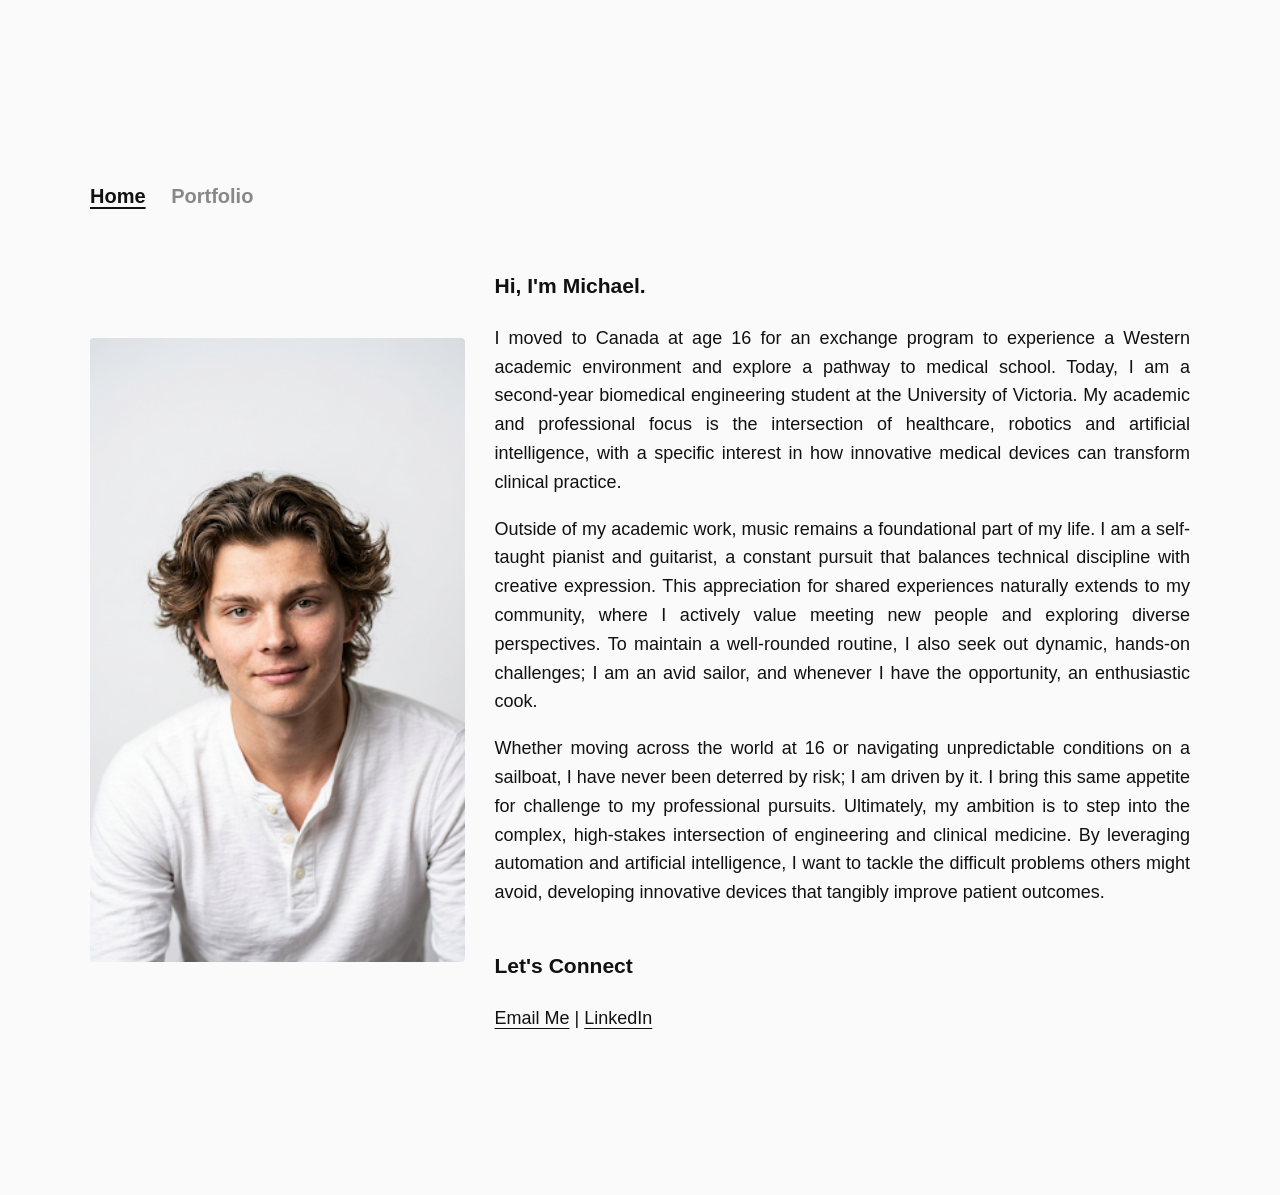
<file: index.html>
<!DOCTYPE html>
<html lang="en">

<head>
    <meta charset="UTF-8">
    <meta name="viewport" content="width=device-width, initial-scale=1.0">
    <title>About Me - Michael Kunkel</title>

    <link rel="stylesheet" href="style.css">
</head>

<body>

    <div class="content" style="margin-top: 5em;">

        <nav>
            <a href="about.html" class="active">Home</a>
            <a href="projects.html">Portfolio</a>
        </nav>

        <div class="project-card" style="margin-top: 2em;">

            <img src="images/profile.png" alt="Michael Kunkel" class="about-img">

            <div class="about-text">
                <h3 style="text-align: left;">Hi, I'm Michael.</h3>

                <p>I moved to Canada at age 16 for an exchange program to experience a Western academic environment and
                    explore a pathway to medical school. Today, I am a second-year biomedical engineering student at the
                    University of Victoria. My academic and professional focus is the intersection of healthcare,
                    robotics and artificial intelligence, with a specific interest in how innovative medical devices can
                    transform clinical practice.</p>

                <p>Outside of my academic work, music remains a foundational part of my life. I am a self-taught pianist
                    and guitarist, a constant pursuit that balances technical discipline with creative expression. This
                    appreciation for shared experiences naturally extends to my community, where I actively value
                    meeting new people and exploring diverse perspectives. To maintain a well-rounded routine, I also
                    seek out dynamic, hands-on challenges; I am an avid sailor, and whenever I have the opportunity, an
                    enthusiastic cook.</p>

                <p>Whether moving across the world at 16 or navigating unpredictable conditions on a sailboat, I have
                    never been deterred by risk; I am driven by it. I bring this same appetite for challenge to my
                    professional pursuits. Ultimately, my ambition is to step into the complex, high-stakes intersection
                    of engineering and clinical medicine. By leveraging automation and artificial intelligence, I want
                    to tackle the difficult problems others might avoid, developing innovative devices that tangibly
                    improve patient outcomes.</p>

                <h3 style="text-align: left; margin-top: 2em;">Let's Connect</h3>
                <p>
                    <a href="mailto:michaelp.kunkel@gmail.com">Email Me</a> |
                    <a href="https://www.linkedin.com/in/michalkunkel/" target="_blank">LinkedIn</a>
                </p>
            </div>

        </div>

    </div>

</body>

</html>
</file>
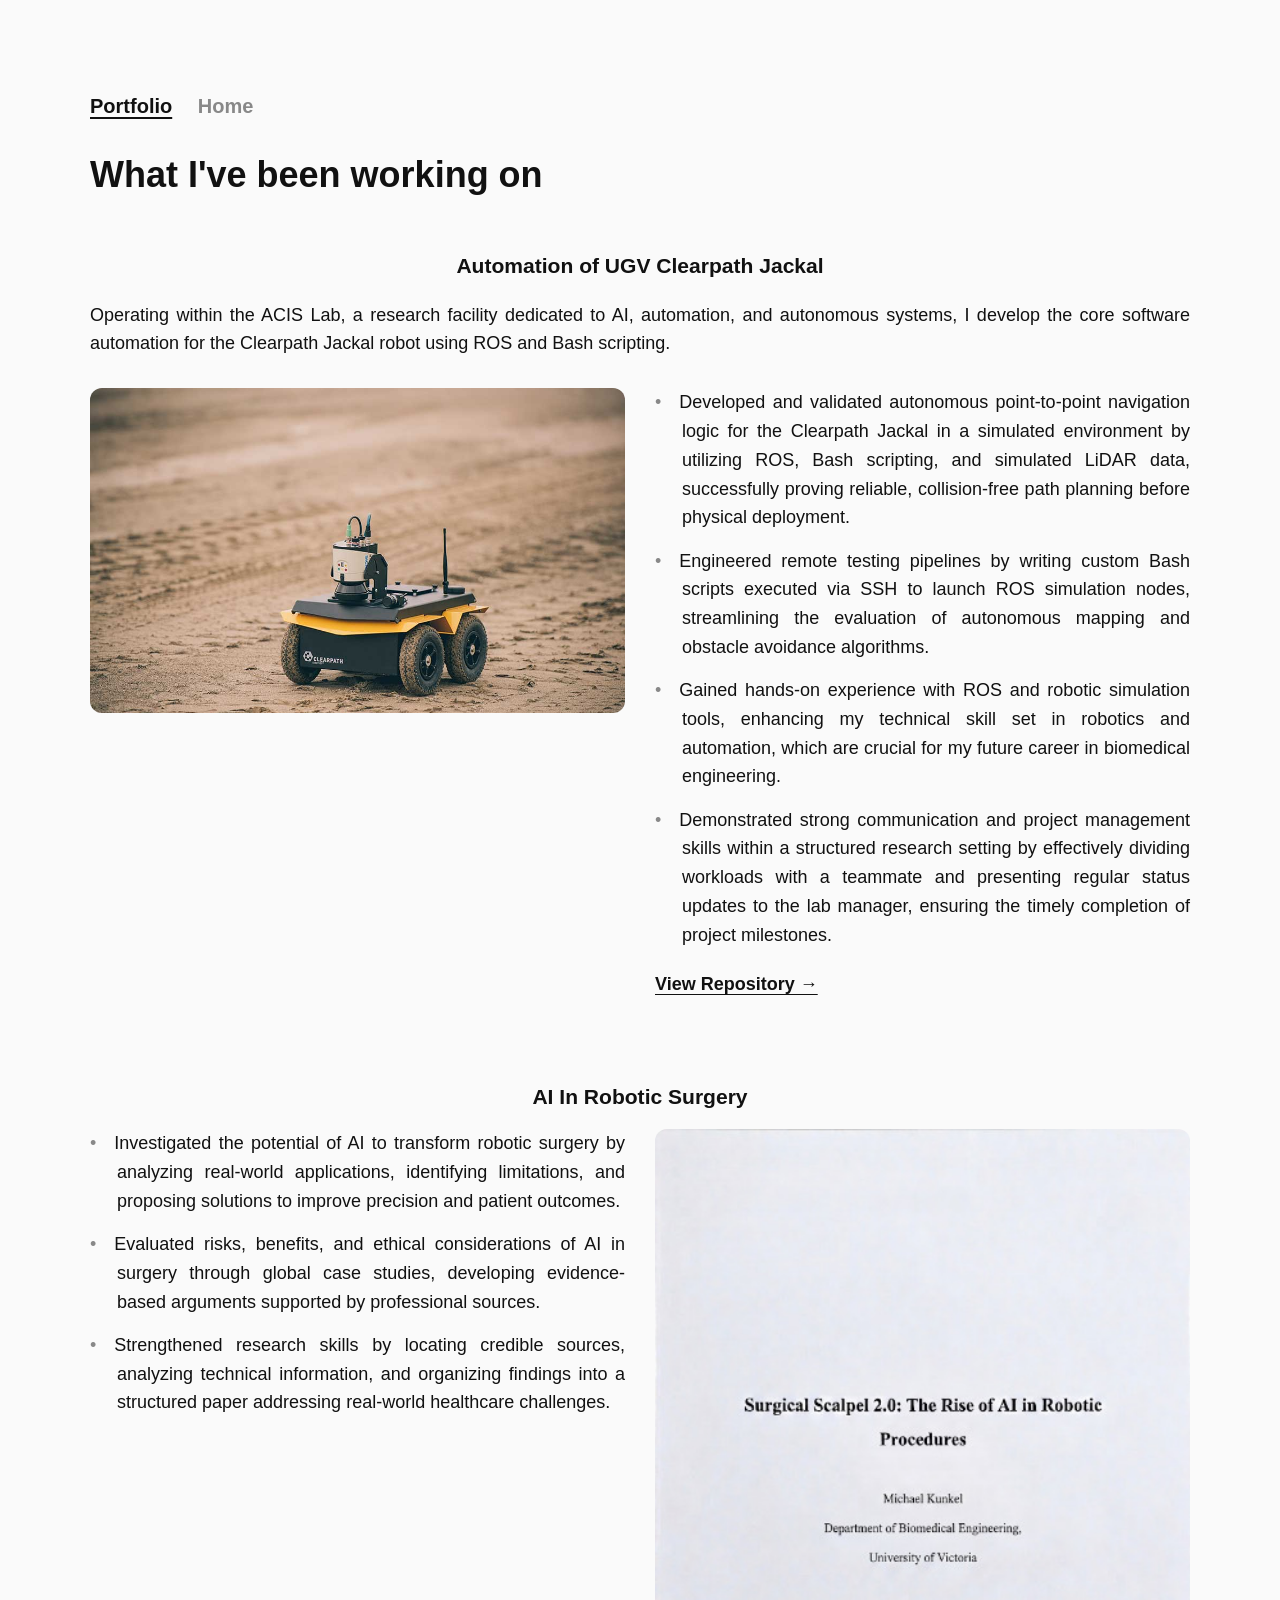
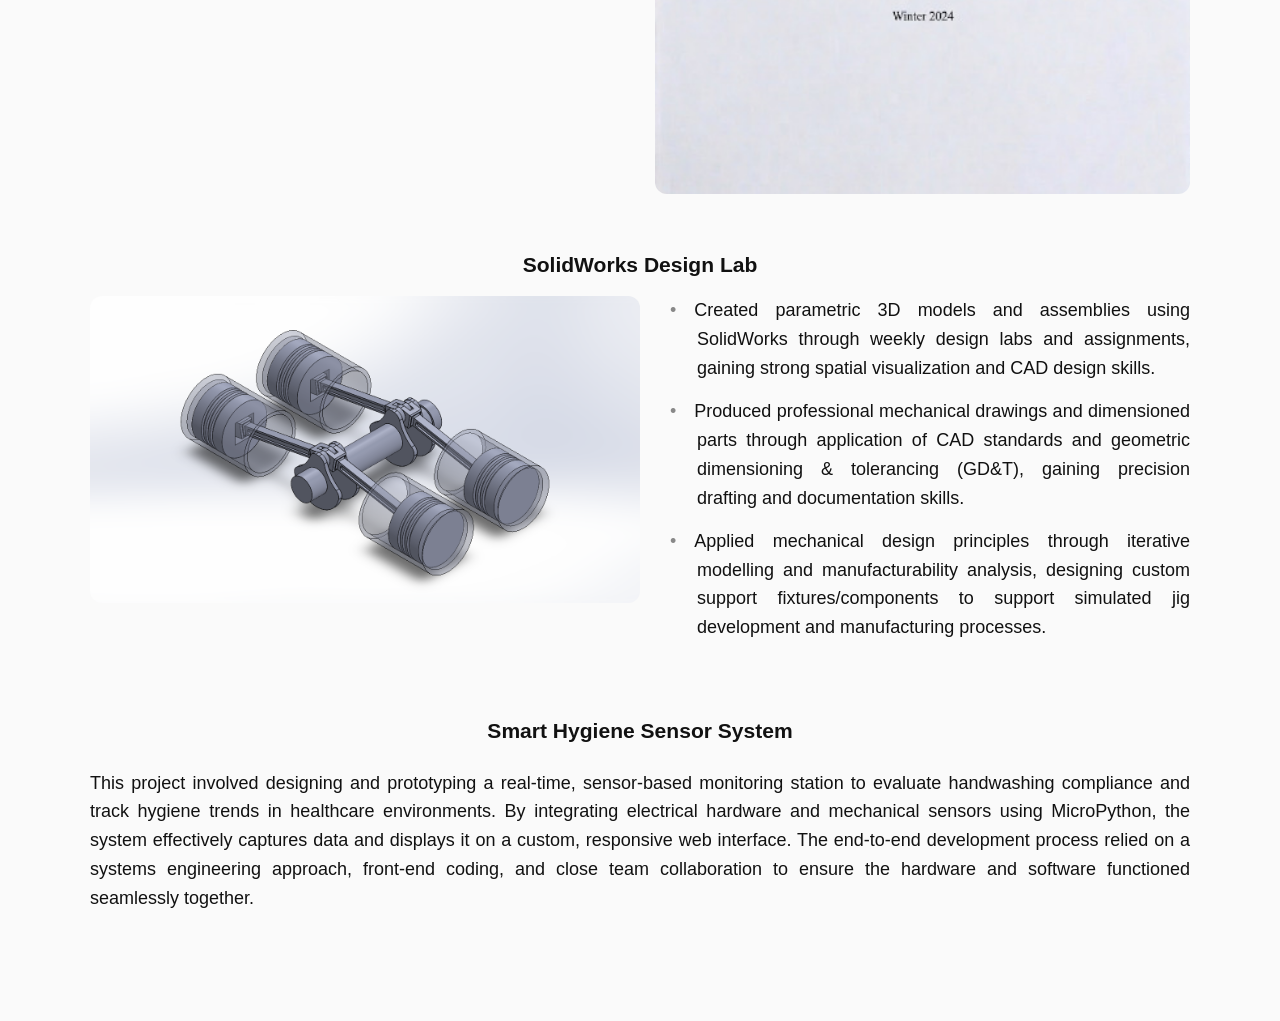
<file: projects.html>
<!DOCTYPE html>
<html lang="en">


<head>
    <meta charset="UTF-8">
    <meta name="viewport" content="width=device-width, initial-scale=1.0">
    <title>Michael Kunkel</title>

    <link rel="stylesheet" href="style.css">
</head>


<div class="content">

    <nav>
        <a href="projects.html" class="active"> Portfolio</a>
        <a href="index.html">Home</a>
    </nav>

    <h1>What I've been working on</h1>

    <div class="project-card">
        <div>

            <h3 style="text-align: center; margin-bottom: 10px;">Automation of UGV Clearpath Jackal</h3>

            <p style="text-align: justify; margin-bottom: 30px;">Operating within the ACIS Lab, a research facility
                dedicated to AI, automation, and autonomous systems, I develop the core software automation for the
                Clearpath Jackal robot using ROS and Bash scripting.</p>

            <div class="project-card" style="margin-bottom: 10px;">

                <img src="images/project1.jpg" alt="Clearpath Jackal" class="project-img"
                    style="height: 325px; object-fit: cover;">

                <div class="project-text">
                    <ul>
                        <li>Developed and validated autonomous point-to-point navigation logic for the Clearpath
                            Jackal in a simulated environment by utilizing ROS, Bash scripting, and simulated LiDAR
                            data, successfully proving reliable, collision-free path planning before physical
                            deployment.</li>
                        <li>Engineered remote testing pipelines by writing custom Bash scripts executed via SSH to
                            launch ROS simulation nodes, streamlining the evaluation of autonomous mapping and
                            obstacle avoidance algorithms.</li>
                        <li>Gained hands-on experience with ROS and robotic simulation tools, enhancing my technical
                            skill set in robotics and automation, which are crucial for my future career in
                            biomedical engineering.</li>
                        <li>Demonstrated strong communication and project management skills within a structured
                            research setting by effectively dividing workloads with a teammate and presenting
                            regular status updates to the lab manager, ensuring the timely completion of project
                            milestones.</li>
                    </ul>
                    <p style="margin-top: 20px;">
                        <a href="https://github.com/MichaelKunkel/jackal_ws" target="_blank"
                            style="font-weight: bold;">View Repository &rarr;</a>
                    </p>
                </div>

            </div>

        </div>

    </div>

    <div>

        <h3 style="text-align: center; margin-bottom: 15px;">AI In Robotic Surgery</h3>

        <div class="project-card" style="margin-bottom: 10;">

            <div class="project-text">
                <ul>
                    <li>Investigated the potential of AI to transform robotic surgery by analyzing real-world
                        applications, identifying limitations, and proposing solutions to improve precision and
                        patient outcomes.</li>
                    <li>Evaluated risks, benefits, and ethical considerations of AI in surgery through global case
                        studies, developing evidence-based arguments supported by professional sources.</li>
                    <li>Strengthened research skills by locating credible sources, analyzing technical information,
                        and organizing findings into a structured paper addressing real-world healthcare challenges.
                    </li>
                </ul>
            </div>

            <img src="images/project2.jpeg" alt="AI in Robotic Surgery" class="project-img">

        </div>

    </div>


    <div>

        <h3 style="text-align: center; margin-bottom: 15px;">SolidWorks Design Lab</h3>

        <div class="project-card" style="margin-bottom: 10;">

            <img src="images/project4.png" alt="SolidWorks Design Lab" class="project-img">

            <div class="project-text">
                <ul>
                    <li>Created parametric 3D models and assemblies using SolidWorks through weekly design labs and
                        assignments, gaining strong spatial visualization and CAD design skills.</li>
                    <li>Produced professional mechanical drawings and dimensioned parts through application of CAD
                        standards and geometric dimensioning & tolerancing (GD&T), gaining precision drafting and
                        documentation skills.</li>
                    <li>Applied mechanical design principles through iterative modelling and manufacturability
                        analysis, designing custom support fixtures/components to support simulated jig development
                        and manufacturing processes.
                    </li>
                </ul>
            </div>

        </div>

    </div>

    <div style="text-align: center;">
        <h3>Smart Hygiene Sensor System</h3>
        <div style="text-align: justify">
            <p>This project involved designing and prototyping a real-time, sensor-based monitoring station to
                evaluate handwashing compliance and track hygiene trends in healthcare environments. By integrating
                electrical hardware and mechanical sensors using MicroPython, the system effectively captures data
                and displays it on a custom, responsive web interface. The end-to-end development process relied on
                a systems engineering approach, front-end coding, and close team collaboration to ensure the
                hardware and software functioned seamlessly together.</p>
        </div>
    </div>

</div>

</body>

</html>
</file>
<file: style.css>
:root {
    --bg-color: #fafafa;
    --text-color: #111111;
    --muted-text: #888888;
}

body {
    margin: 0;
    padding: 0;
    font-family: -apple-system, BlinkMacSystemFont, "Segoe UI", Roboto, Helvetica, Arial, sans-serif;
    background-color: var(--bg-color);
    color: var(--text-color);
    -webkit-font-smoothing: antialiased;
}

.hero {
    height: 100vh;
    width: 100%;
    position: relative;

    background-image: url('images/background.jpg');
    background-color: #333;

    background-size: cover;
    background-position: center;

    display: flex;
    flex-direction: column;
    justify-content: center;
    align-items: center;
    text-align: center;
}

.hero-overlay {
    position: absolute;
    top: 0;
    left: 0;
    width: 100%;
    height: 100%;
    background-color: rgba(0, 0, 0, 0.5);
    z-index: 1;
}

.hero-content {
    z-index: 2;
    color: white;
}


.profile-wrapper {
    width: 180px;
    height: 180px;
    border-radius: 50%;
    border: 4px solid white;
    margin-bottom: 20px;

    background-color: #f4f4f4;

    margin-left: auto;
    margin-right: auto;
    display: flex;
    justify-content: center;
    align-items: center;
    overflow: hidden;
}

.profile-pic {
    width: 90%;

    height: auto;
    border-radius: 50%;
}

.project-card {
    display: flex;
    align-items: flex-start; 
    gap: 30px;
    margin-bottom: 3em;
}

.project-img {
    width: 50%;
    height: auto;
    border-radius: 12px;
}

.project-text {
    width: 50%;
}

.project-text h3 {
    margin-top: 0;
    font-size: 20px;
    text-align: center;
}

.project-text p {
    text-align: justify;
}

@media (max-width: 600px) {
    .project-card {
        flex-direction: column;
    }

    .project-img,
    .project-text {
        width: 100%;
        height: auto;
    }
}

.hero h1 {
    font-size: 40px;
    margin: 0 0 10px 0;
    color: white;
}

.hero p {
    font-size: 22px;
    margin: 0;
    color: #eeeeee;
}

.content {
    max-width: 1100px;
    margin: 0 auto;
    padding: 10vh 20px 10vh 20px;
    line-height: 1.6;
    font-size: 18px;
}

.content h2 {
    font-size: 16px;
    font-weight: 600;
    margin-top: 3em;
    margin-bottom: 0.8em;
}

ul {
    list-style-type: none;
    padding-left: 0;
    margin-top: 0;
    text-align: justify;
}

li {
    margin-bottom: 0.8em;
    padding-left: 1.5em;
    text-indent: -1.5em;
    text-align: justify;

}

li::before {
    content: "•";
    padding-right: 1em;
    color: var(--muted-text);
}

a {
    color: var(--text-color);
    text-decoration: underline;
    text-underline-offset: 4px;
}

a:hover {
    opacity: 0.5;
}

nav {
    margin-bottom: 1em;
    font-size: 20px;
    font-weight: bold;
}

nav a {
    margin-right: 20px;
    color: var(--muted-text);
    text-decoration: none;
}

nav a.active {
    color: var(--text-color);
    text-decoration: underline;
    text-underline-offset: 4px;
}

nav a:hover {
    color: var(--text-color);
}

.hero-content nav a {
    color: rgba(255, 255, 255, 0.774); /* Change this to whatever color you want! (e.g., #00ff00, lightblue) */
    background-color: transparent; /* Optional: Try adding a background color like #333 to make them look like real buttons */
    padding: 10px 20px; /* Optional: Adds some breathing room if you use a background color */
    border-radius: 8px; /* Optional: Rounds the corners */
    transition: 0.2s ease; /* Makes the hover effect smooth */
}

.about-img {
    width: 35%;
    height: auto;
    border-radius: 4px;
    
    aspect-ratio: 3/5; 
    
    object-fit: cover; 
    
    object-position: top;
    margin-top: 90px; 
}

.about-text {
    width: 65%;
}
.about-text p {
    text-align: justify;
}


/* Mobile Phone Adjustments */
@media (max-width: 600px) {
    .project-card {
        flex-direction: column;
    }

    .project-img,
    .project-text {
        width: 100%;
        height: auto;
    }

    .about-img {
        width: 100%; 
        
        aspect-ratio: auto; 
        
        margin-top: 0; 
        margin-bottom: 20px;
    }
    
    .about-text {
        width: 100%;
    }
    .about-text p {
    text-align: justify !important;
}
}
</file>
